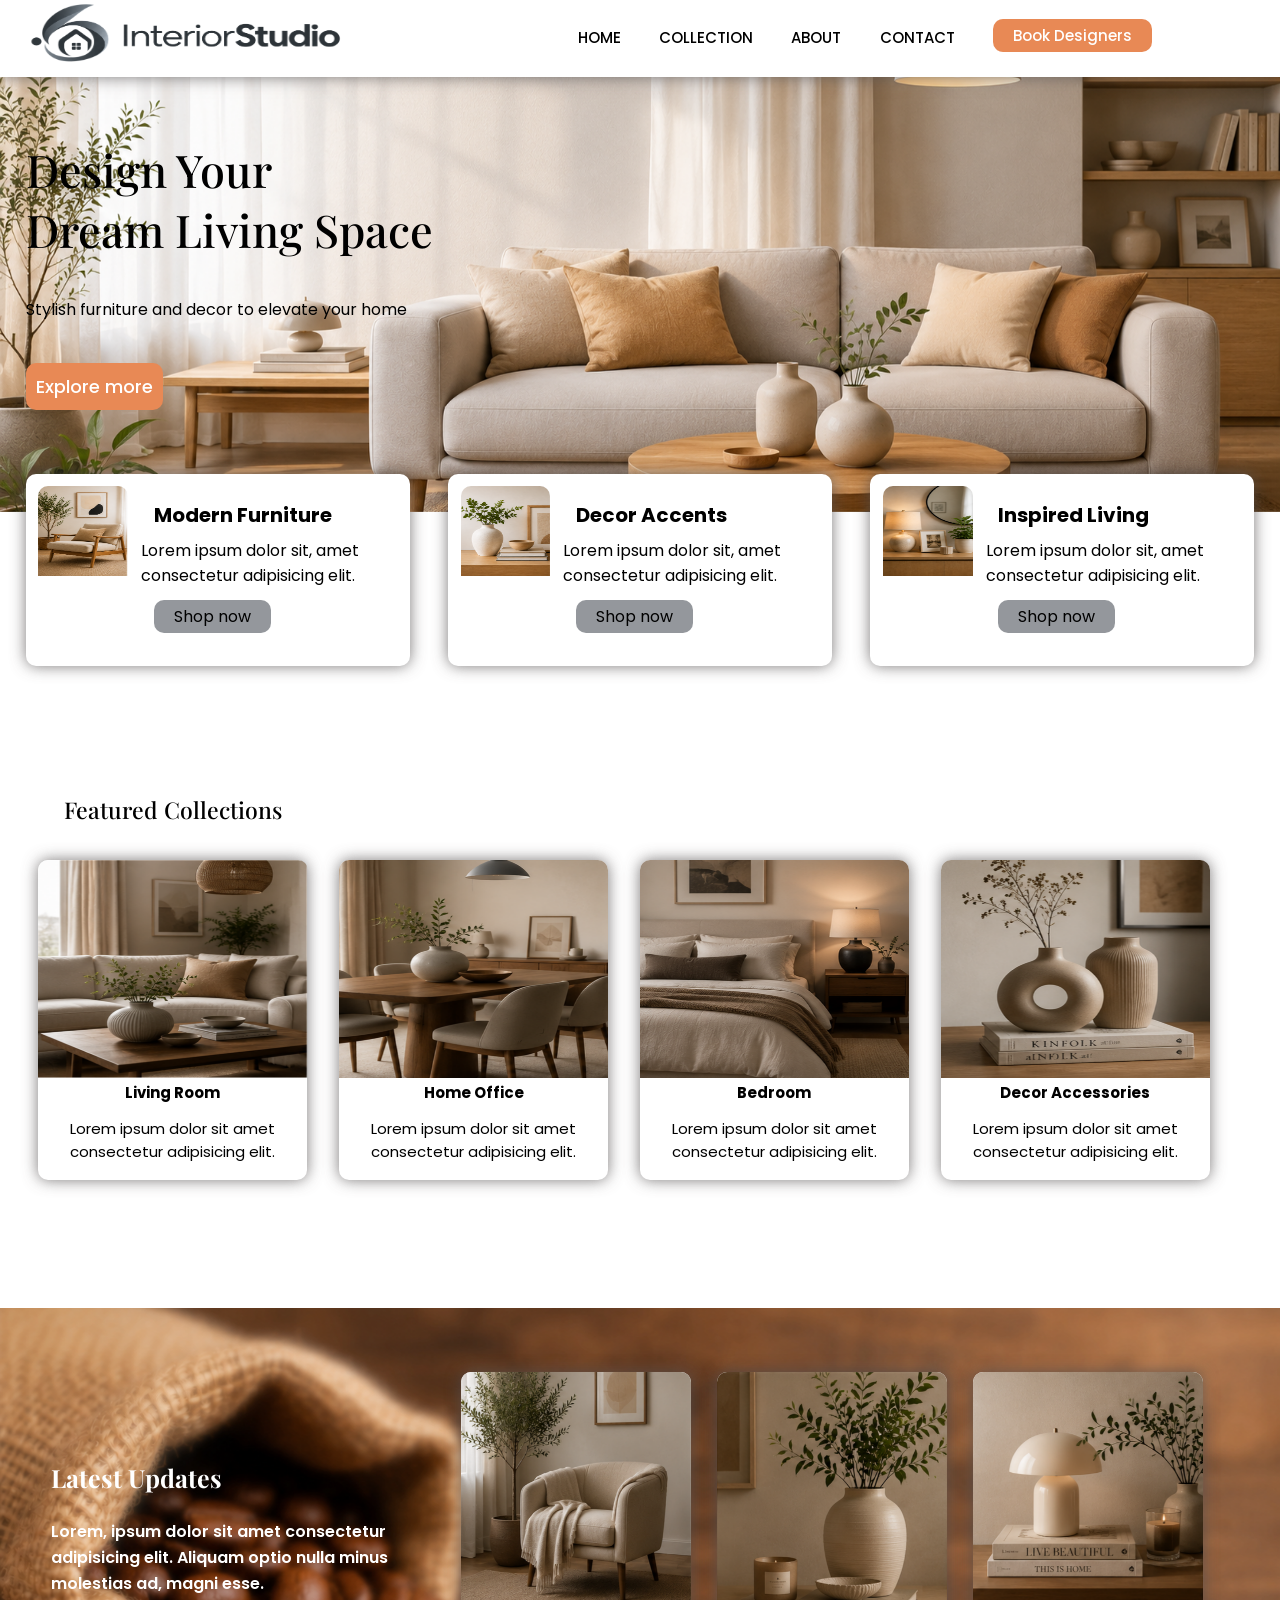
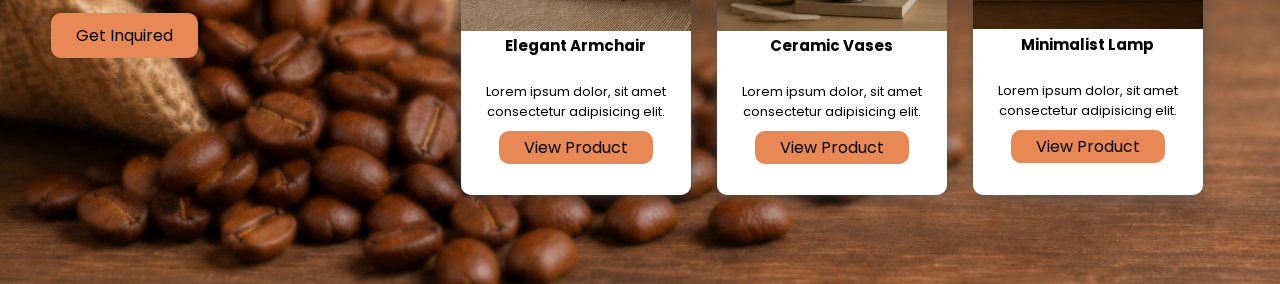
<file: index.html>
<!DOCTYPE html>
<html lang="en">
<head>
    <meta charset="UTF-8">
    <meta name="viewport" content="width=device-width, initial-scale=1.0">
    <title> Interior Decoration </title>
    <link rel="stylesheet" href="form.html">
    <link rel="stylesheet" href="inquiry.html">
    <link rel="stylesheet" href="style.css">
    <link href="https://fonts.googleapis.com/css2?family=Playfair+Display:wght@400;500;600&family=Poppins:wght@400;500;600&display=swap" rel="stylesheet">
    <link href='https://unpkg.com/boxicons@2.1.4/css/boxicons.min.css' rel='stylesheet'>
    <link rel="icon" href="./images/favicon.ico">
    <link rel="apple-touch-icon" sizes="180x180" href="./images/apple-touch-icon.png">

</head>
<body>
    <section>
        <div id="nav">
           <img src="./images/logo.png" alt="logo"  id="logo">

           <input type="checkbox" id="menu">

           <label for="menu" class="hamburger">
             <i class='bx bx-menu'></i>
           </label>
         <nav>
            <ul>
                <a href="./index.html" > HOME </a>
                <a href="#feat" > COLLECTION </a>
                <a href="#grid" > ABOUT </a>
                <a href="./inquiry.html"> CONTACT </a>
                <a href="form.html"  id="book"> Book Designers </a> 
            </ul>
         </nav>        
        </div>        
    </section>
    <section id="home">
        <div id="body1">
            <h2 id="h2"> Design Your <br> Dream Living Space </h2>
            <p> Stylish furniture and decor to elevate your home</p>
            <a href="#feat"> Explore more </a>
        </div>
    </section>
    <section>
        <div id="grid">
            <div id= "jpg">
                <div id="jpeg">
                    <img src="./images/Chair.png" alt="decor" id="png">
                    <h4> Modern Furniture </h4>
                </div> 
                <p id="lorem"> Lorem ipsum dolor sit, amet consectetur adipisicing elit. </p> 
                <a href="https://jiji.ng/lagos-island-west/decor-accessories/wooden-drop-light-with-vintage-rope-6gkgpkkJwwXMMeSc9kRKyPcZ.html?page=1&pos=15&cur_pos=15&ads_per_page=24&ads_count=139&lid=EMcAALQ32-5ebAb-&indexPosition=14" target="_blank" id="but"> Shop now </a>
            </div>

            <div id="jpg">
                <div id="jpeg">
                    <img src="./images/vase.png" alt="decor" id="png">
                    <h4> Decor Accents </h4>
                    </div>
                    <p id="lorem"> Lorem ipsum dolor sit, amet consectetur adipisicing elit. </p>            
                <a href="https://jiji.ng/ikeja/decor-accessories/modern-canvas-wall-art-beautiful-home-decor-1sD0MYKmsRd5yQ6HInTBnFHr.html?page=1&pos=2&cur_pos=2&ads_per_page=15&ads_count=11697&lid=fa2mbYoJpj64fEYe&indexPosition=1" target="_blank"    id="but"> Shop now </a>
            </div>

            <div id="jpg"> 
                <div id="jpeg">
                    <img src="./images/plants.png" alt="decor" id="png">
                    <h4> Inspired Living </h4>
                    </div>
                    <p id="lorem"> Lorem ipsum dolor sit, amet consectetur adipisicing elit. </p>      
                <a href="https://jiji.ng/ikeja/furniture/corner-unit-interior-sofa-chair-aROej3LGqKLMvdeRPHqKh63m.html?page=1&pos=3&cur_pos=3&ads_per_page=17&ads_count=14649&lid=bKby_aj5P8jd2pLX&indexPosition=2" target="_blank"     id="but"> Shop now </a>
            </div>
        </div>
    </section>
    <section>
        <h3 id="feat"> Featured Collections </h3>
        <div id="red"> 
            <div id="read">
                <img src="./images/room.png" alt="living room" id="elit1">
                <p> Living Room </p>
                <p> Lorem ipsum dolor sit amet consectetur adipisicing elit.</p>
            </div> 

             <div id="read">
                <img src="./images/home office.png" alt="living room" id="elit">
                <p> Home Office </p>
                <p> Lorem ipsum dolor sit amet consectetur adipisicing elit.</p>
            </div> 

             <div id="read">
                <img src="./images/bedroom.png" alt="living room" id="elit">
                <p> Bedroom </p>
                <p> Lorem ipsum dolor sit amet consectetur adipisicing elit.</p>
            </div> 

             <div id="read">
                <img src="./images/decor.png" alt="living room" id="elit">
                <p > Decor Accessories </p>
                <p> Lorem ipsum dolor sit amet consectetur adipisicing elit.</p>
            </div> 
        </div>
    </section>
    <section id="con">
        <div id="foot">
            <div id="last">
            <h3 id="update"> Latest Updates </h3>
            <p> Lorem, ipsum dolor sit amet consectetur adipisicing elit. Aliquam optio nulla minus molestias ad, magni esse.</p>
            <a href="inquiry.html"    id="ty"> Get Inquired </a>
            </div>
            <div id="alt">
                <img src="./images/armchair.png" alt="decor">
                <h5 id="h5"> Elegant Armchair </h5>
                <p> Lorem ipsum dolor, sit amet consectetur adipisicing elit. </p> 
                <a href="https://jiji.ng/osogbo/furniture/pair-of-mid-century-grey-fabric-armchairs-with-wood-legs-9VX0QtDV8iJhm86tqRfQ0b3N.html?page=2&pos=2&cur_pos=2&ads_per_page=20&ads_count=84&lid=bnsPA1ikyGwkrfsb&indexPosition=15" target="_blank"   id="ton"> View Product </a>
            </div>
            <div id="alt">
                <img src="./images/ceramic vases.png" alt="decor">
                <h5 id="h5"> Ceramic Vases  </h5 >
                <p> Lorem ipsum dolor, sit amet consectetur adipisicing elit. </p> 
                <a href="https://jiji.ng/lagos-island-west/decor-accessories/2-piece-interlocking-gold-ceramic-vase-set-modern-statement-decor-8J7dmOqchRysHI13BXAO4azq.html?page=2&pos=7&cur_pos=7&ads_per_page=17&ads_count=115&lid=dJUD3ajDsL2cki-t&indexPosition=28"  target="_blank"  id="ton"> View Product </a>
            </div>
            <div id="alt">
                <img src="./images/lamp.png" alt="decor">
                <h5 id="h5"> Minimalist Lamp </h5>
                <p> Lorem ipsum dolor, sit amet consectetur adipisicing elit. </p>
                <a href="https://jiji.ng/lagos-island-west/decor-accessories/table-lamp-BLXFJrM8Fg62DylvBQ0lwNuQ.html?page=1&pos=1&cur_pos=1&ads_per_page=1&ads_count=1&lid=b0rAbeQUrqByc5Tn&indexPosition=0" target="_blank"    id="ton"> View Product </a>
            </div>
        </div>
    </section>
</body>
</html>
</file>
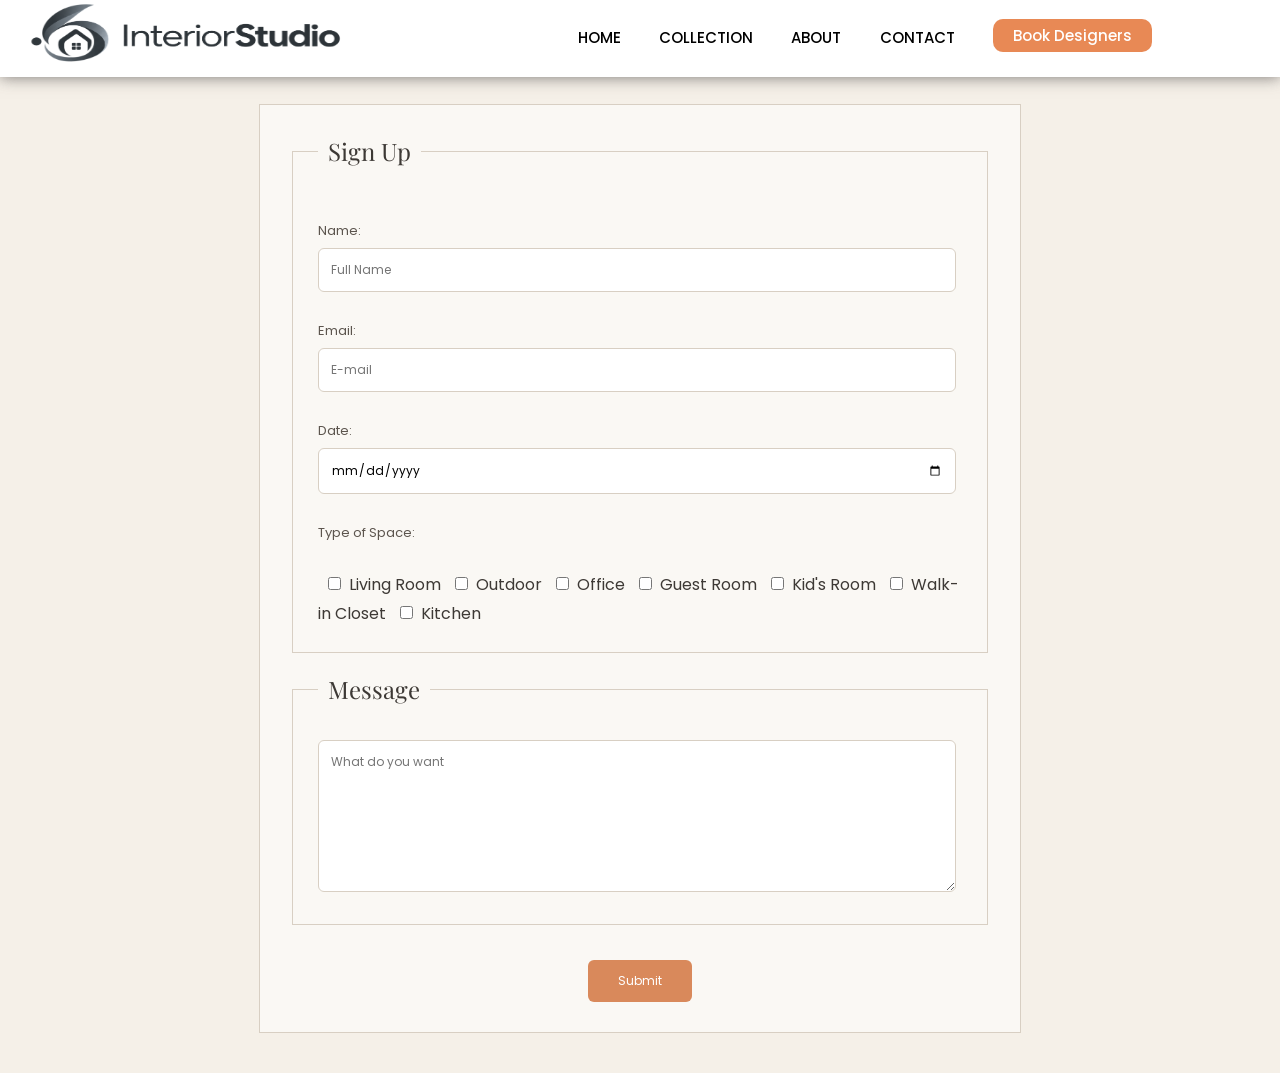
<file: form.html>
<!DOCTYPE html>
<html lang="en">
<head>
    <meta charset="UTF-8">
    <meta name="viewport" content="width=device-width, initial-scale=1.0">
    <title> Book Designer</title>
    <link rel="stylesheet" href="style.css">
    <link rel="stylesheet" href="sheet.css">
    <link href='https://unpkg.com/boxicons@2.1.4/css/boxicons.min.css' rel='stylesheet'>
    <link rel="icon" href="./images/favicon.ico">
    
</head>
<body>
  <section>
        <div id="nav">
           <img src="./images/logo.png" alt="logo"  id="logo">

           <input type="checkbox" id="menu">

           <label for="menu" class="hamburger">
             <i class='bx bx-menu'></i>
           </label>
         <nav>
            <ul>
                <a href="./index.html" > HOME </a>
                <a href="./index.html#feat"> COLLECTION</a>
                <a href="./index.html#grid" > ABOUT </a>
                <a href="./inquiry.html"> CONTACT </a>
                <a href="form.html"  id="book"> Book Designers </a> 
            </ul>
         </nav>        
        </div>        
    </section>
    <form action="mailto:chinazaekperechukwu47@gmail.com" method="post">
        <fieldset class="sign3">
      <fieldset class="sign">
        <legend >Sign Up</legend><br> 
        <label for="Text"> Name:</label>
        <input type="text" id="Text" name="name" placeholder="Full Name" required class="text"/><br />
        <br />
        <label for="Email"> Email: </label>
        <input type="email" id="Email" name="email" placeholder="E-mail" required class="mail"/><br />
        <br />
        <label for="date"> Date: </label>
        <input type="date" id="date" name="date" required><br> <br>
        <label for="space"> Type of Space: </label><br> <br>
        <input type="checkbox" name="space" value="living-room">
        Living Room
        <input type="checkbox" name="space" value="outdoor">
        Outdoor
        <input type="checkbox" name="space" value="office">
        Office
        <input type="checkbox" name="space" value="guest-room">
        Guest Room
        <input type="checkbox" name="space" value="kids-room">
        Kid's Room
        <input type="checkbox" name="space" value="walk-in-closet">
        Walk-in Closet
        <input type="checkbox" name="space" value="kitchen">
        Kitchen
      </fieldset>
      <fieldset class="sign2">  
        <legend> Message </legend>
        <label for="message"></label> 
        <textarea id="message" name="message" rows="7" cols="70" placeholder="What do you want"></textarea> <br> 
      </fieldset> <br>
       <button type="submit">Submit</button>
      </fieldset>
        
    </form>
    
</body>
</html>
</file>
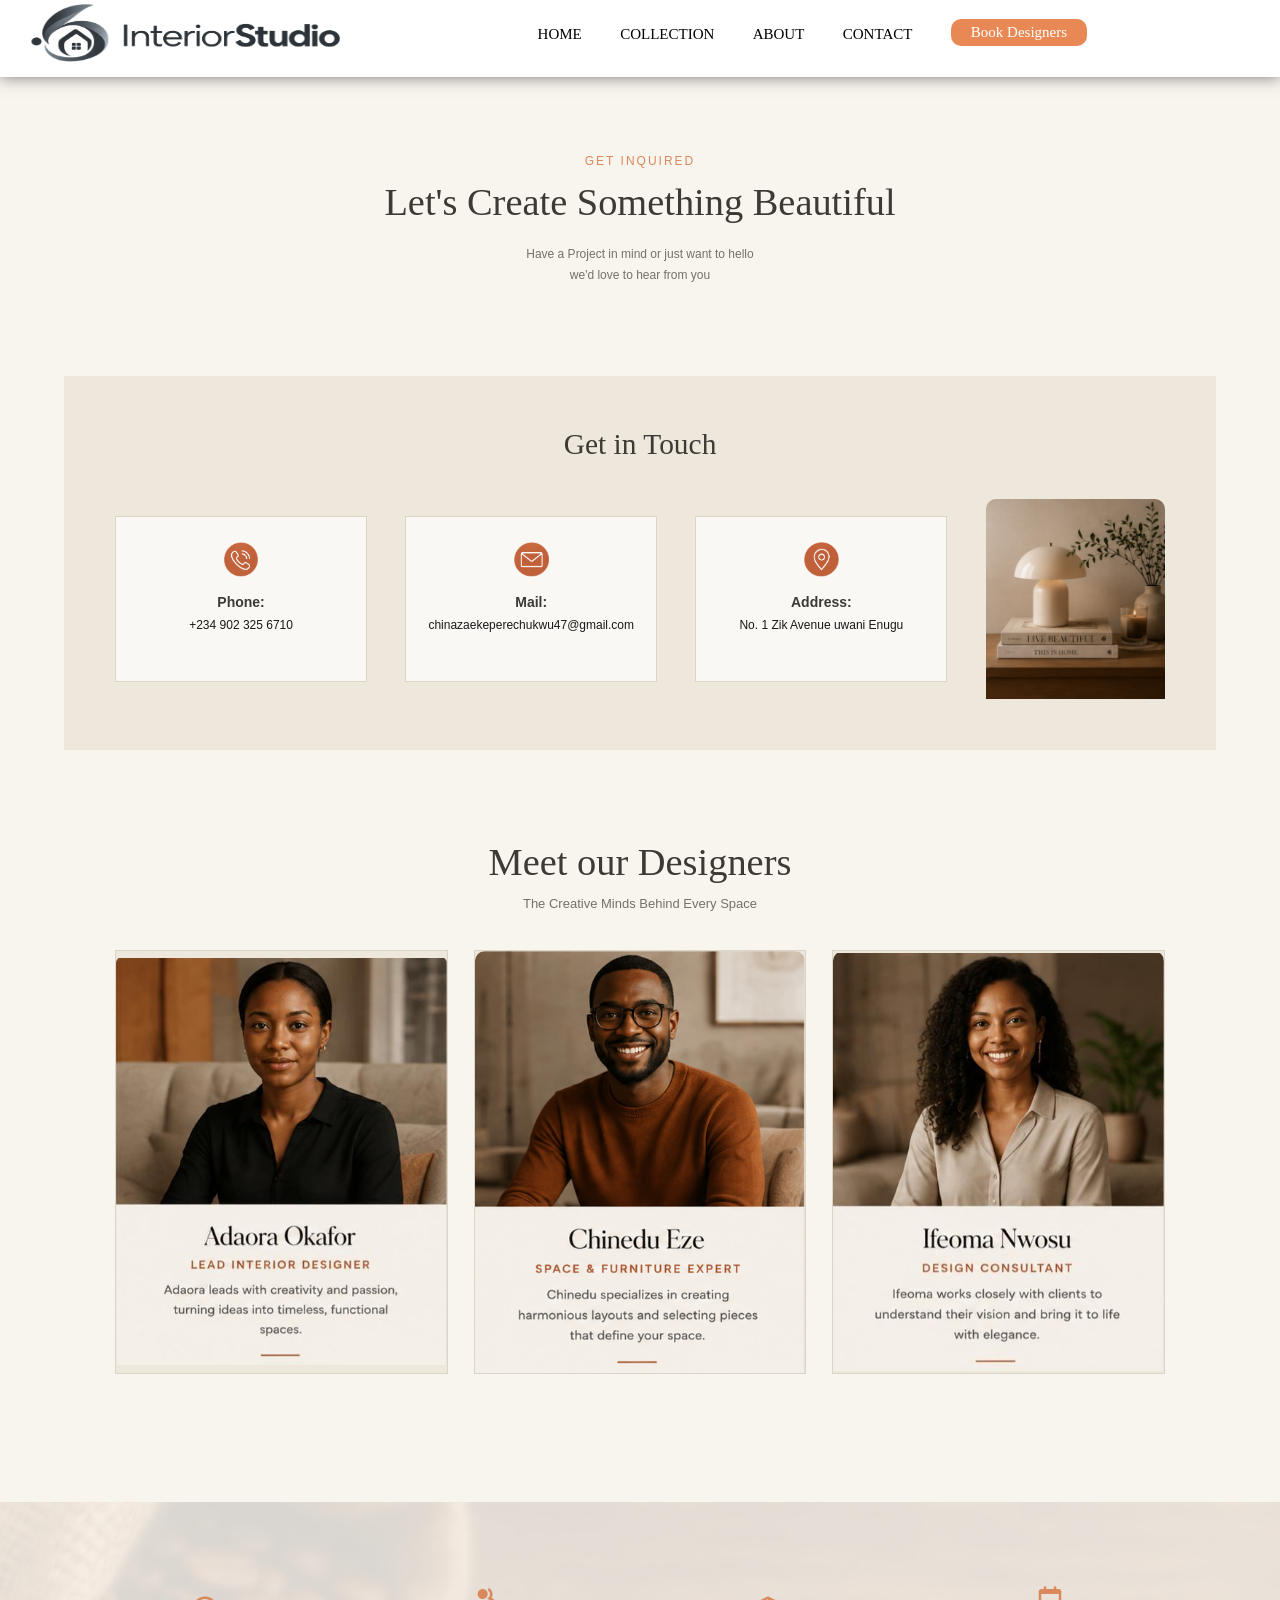
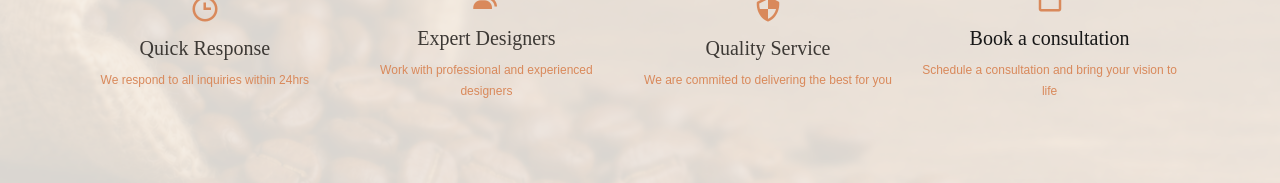
<file: inquiry.html>
<!DOCTYPE html>
<html lang="en">
<head>
    <meta charset="UTF-8">
    <meta name="viewport" content="width=device-width, initial-scale=1.0">
    <title> Get Inquiry </title>
    <link rel="stylesheet" href="style.css">
    <link rel="stylesheet" href="stylesheet.css">
    <link href='https://unpkg.com/boxicons@2.1.4/css/boxicons.min.css' rel='stylesheet'>
    <link rel="icon" href="./images/favicon.ico">
    <link rel="apple-touch-icon" sizes="180x180" href="./images/apple-touch-icon.png">
</head>
<body>
    <section>
    <div id="nav">
        <img src="./images/logo.png" alt="logo" id="logo">
        <input type="checkbox" id="menu">
        <label for="menu" class="hamburger">
            <i class='bx bx-menu'></i>
        </label>
        <nav>
            <ul>
                <a href="./index.html">HOME</a>
                <a href="./index.html#feat">COLLECTION</a>
                <a href="./index.html#grid">ABOUT</a>
                <a href="./inquiry.html">CONTACT</a>
                <a href="form.html" id="book">Book Designers</a>
            </ul>
        </nav>
    </div>
</section>

    <div id="head1">
        <p> Get Inquired </p>
        <p> Let's Create Something Beautiful </p>
        <p> Have a Project in mind or just want to hello <br> we'd love to hear from you</p>
    </div>
    <section id="get">
        <p> Get in Touch </p>
        <div id="get2">
        <div id="get3">
            <img src="./images/phone.png" alt="">
            <p> Phone: </p>
            <p> +234 902 325 6710 </p>
        </div>
        <div id="get3">
            <img src="./images/Mail.png" alt="">
            <p> Mail: </p>
            <p> chinazaekeperechukwu47@gmail.com </p>
        </div>
        <div id="get3"> 
            <img src="./images/location.png" alt="">
            <p> Address: </p>
            <p> No. 1 Zik Avenue uwani Enugu </p>
        </div>
        <img src="./images/lamp.png" alt="">
        </div>
    </section>
    <section id="second">
        <p> Meet our Designers  </p>
        <p> The Creative Minds Behind Every Space </p>
        <div id="s2">
            <div id="s3">
                <img src="./images/lead.jpg" alt="">
            </div>
            <div id="s3">
                <img src="./images/space.png" alt="">
            </div>
            <div id="s3">
                <img src="./images/design.jpg" alt="">
            </div>
        </div>
    </section>
    <section>
        <div id="foot">
            <div id="foot2">
                <i class='bx bx-time'></i> 
                <p> Quick Response </p>
                <p> We respond to all inquiries within 24hrs </p>
            </div>
            <div id="foot2">
                 <i class='bx bxs-group'></i>
                <p> Expert Designers </p>
                <p> Work with professional and experienced designers </p>
            </div>
            <div id="foot2">
                <i class='bx bx-shield-quarter'></i>
                <p> Quality Service </p>
                <p> We are commited to delivering the best for you </p>
            </div>
            <div id="foot2">
                 <i class='bx bx-calendar-alt'></i> 
               <p> <a href="form.html" id="fom"> Book a consultation </a> </p>
                <p> Schedule a consultation and bring your vision to life </p>                        
            </div>
        </div>
    </section>
    
</body>
</html>
</file>
<file: style.css>
html{
    scroll-behavior: smooth;
}
body{
    margin: 0;
    padding: 0;
}

#menu {
    display: none;
}

.hamburger {
    display: none;
}

#nav{
    background-color: white;
    display: flex;
    width: 100vw;
    height: 6vw;
    position: fixed;
    top: 0;
    left: 0;
    z-index: 1000;
    box-shadow: 0px 0px 15px rgba(84, 80, 80, 0.765);
}

#logo{
    width: 25vw;
    height: 5vw;
    margin-left: 2vw;
}

nav ul{
    display: flex;
    list-style: none;
    gap: 3vw ;
    margin-left: 15vw ;
    margin-top: 2vw;
}

nav ul a{
    font-family: poppins;
    color: black;
    font-size: 15px;
    font-weight: 500;
    text-decoration: none;
    transform: ease;
}

nav ul a:active{
    color:  #E88955 ;
     
}

#book{
    background-color: #E88955;
    color: white;
    border: none;
    border-radius: 10px;
    padding: 5px 20px;
    text-decoration: none;
    display: block;
    margin-top: -0.5vw;
    color:white ;
    cursor: pointer;
    transition: 0.3s ease;
}

#book:hover{
    background-color: #94979c;
    transform: translateY(-2px);
}

#body1{
    background-image: url("./images/first.png");
    background-repeat: no-repeat;
    background-position: center;
    background-size: cover;
    height: 40vw;
    justify-content: center;
    align-content: center;
    animation:slideLeft 0.8s ease-out forwards ;
}

#h2{
    font-family: playfair Display;
    font-size: 45px;
    font-weight: 500;
    margin-left: 2vw;
    animation: slideLeft 0.8s ease-out 0.2s forwards;
    
}

#body1 p{
    font-family: poppins;
    font-size: 16px;
    font-weight: 400;
    margin-left: 2vw;
    animation: slideLeft 0.8s ease-out 0.4s forwards;
}

#body1 a{
    font-family: poppins;
    font-size: 18px;
    font-weight: 500;
    margin-left: 2vw;
    display: inline-block;
    margin-top: 2vw;
    background-color: #E88955;
    color: white;
    border: none;
    border-radius: 10px;
    padding: 10px 10px;
    text-decoration: none;
    animation: slideLeft 0.8s ease-out 0.8s forwards;
    cursor: pointer;
    transition: 0.3s ease;
}

#body1 a:hover{
    background-color: #94979c;
    transform: translateY(-2px);
}

@keyframes slideLeft {
    from {
        transform: translateX(-80px);
        opacity: 0;
    }

    to {
        transform: translateX(0);
        opacity: 1;
    }
}

#grid{
    display: flex;
    gap: 1vw;
}

#jpg{
    height: 15vw;
    width: 30vw;
    margin-left: 2vw;
    margin-top: -3vw;
    background-color: white;
    box-shadow: 0px 0px 15px rgba(84, 80, 80, 0.765);
    border-radius: 10px;
    z-index: 100;
}

#jpg:hover{
    transform: translateY(-5px) scale(1.05);
}

#jpeg{
    display: flex;
    font-family: poppins;
    font-size: 20px;
    font-weight: bold;
    
}


#jpeg h4{
    margin-left: 2vw;
}
#png{
    width: 7vw;
    height: 7vw;
    margin-left: 1vw;
    margin-top: 1vw;
    
}

#lorem{
    margin-left: 9vw;
    margin-top: -3vw;
    font-family: poppins;
}

#but{
    font-family: poppins;
    padding: 5px 20px;
    margin-left: 10vw;
    background-color: #94979c;
    border: none;
    border-radius: 10px;
    text-decoration: none;
    color: black;
    cursor: pointer;
    transition: 0.3s ease;
}

#but:hover{
    background-color: #E88955;
    transform: translateY(-2px);
}

#feat{
    margin-top: 10vw;
    margin-left: 5vw;
    font-family: playfair display;
    font-size: 23px;
    font-weight: 500;
}

#red{
    display: flex;
    gap: 2.5vw;
    margin-left: 3vw;
}

#read{
    border-radius: 10px;
    background-color: white;
    box-shadow: 0px 0px 15px rgba(84, 80, 80, 0.765);
    width: 21vw ;
    height: 25vw;
    margin-top: 1vw;
}

#read:hover{
    transform: translateY(-5px) scale(1.1);
    /* border: 1.5px solid #E88955; */
}

#read p:first-of-type{
    font-family: poppins;
    font-size: 15px;
    font-weight: bold;
    margin-top: -0.1vw;
    text-align: center;
}

#read p{
    font-family: poppins;
    font-size: 15px;
    font-weight: 400;
    margin-top: -0.1vw;
    text-align: center;

}

#elit1{
    width: 21.1vw;
    height: 17vw;
    border-radius: 10px 10px 0px 0px;
}

#elit{
    width: 21vw;
    height: 17vw;
    border-radius: 10px 10px 0px 0px;
}

#foot{
    background-image: url("./images/coffee.png");
    background-size: cover;
    background-position: center;
    background-repeat: no-repeat;
    height: 45vw;
    display: flex;
    margin-top: 10vw ;
}

img{
    width: 18vw;
    border-radius:10px 10px 0px 0px ;
}

#last{
    /* border: 2px solid red; */
    width: 30vw;
    height: 20vw;
    margin-left: 4vw;
    margin-top: 10vw;
}

#update{
    font-family: playfair Display;
    font-size: 25px;
    font-weight: bold;
    color: white;
}

#last p{
    font-family: poppins;
    font-size: 16px;
    font-weight: 600;
    color: white;
    line-height: 2vw;
}

#ty{
    padding: 10px 25px;
    background-color: #E88955;
    border: none;
    border-radius: 10px;
    font-family: poppins; 
    display: inline-block;
    margin-top: 0.05vw;
    text-decoration: none;
    color: black;
    cursor: pointer;
    transition: 0.3s ease;
}
#ty:active{
    background-color: #94979c;
    transform: translateY(-2px);
}

#alt{
    background-color: white;
    border-radius: 10px;
    height: 33vw;
    width: 18vw;
    margin-left: 2vw;
    margin-top: 5vw;
    text-align: center;
    box-shadow: 0px 0px 15px rgba(84, 80, 80, 0.765) ;
    transition: 0.3s ease;
    
}

#alt:hover{
    transform: translateY(-10px);
}

#alt p{
    font-family: poppins;
    font-size: 13px;
}

#ton{
    padding: 5px 25px;
    background-color: #E88955;
    border: none;
    border-radius: 10px;
    font-family: poppins;
    text-decoration: none;
    color: black;
    cursor: pointer;
    transition: 0.3s ease;
}

#ton:hover{
    background-color: #94979c;
     transform: translateY(-2px);
}

#h5{
    font-family: poppins;
    font-size: 15px;
    font-weight: bold;
    margin-top:  -0.5px;
}

@media screen and (max-width: 1024px) and (min-width: 768px) {

    #nav {
        height: 8vw;
    }

    #logo {
        width: 28vw;
        height: 6vw;
    }


    nav ul {
        gap: 2vw;
        margin-left: 7vw;
        margin-top: 2.5vw;
    }

    nav ul a {
        font-size: 13px;
    }

    #book {
        padding: 5px 15px;
    }

    #body1 {
        height: 55vw;
    }

    #h2 {
        font-size: 40px;
    }

    #body1 p {
        font-size: 14px;
    }

    #body1 a {
        font-size: 15px;
    }

    #grid {
        gap: 2vw;
        flex-wrap: wrap;
        justify-content: center;
    }

    #jpg {
        width: 28vw;
        height: 18vw;
        margin-left: 0;
    }

    #png {
        width: 6vw;
        height: 6vw;
    }

    #jpeg {
        font-size: 16px;
    }

    #lorem {
        font-size: 11px;
        margin-left: 8vw;
    }

    #but {
        margin-left: 8vw;
    }

    #feat {
        margin-top: 12vw;
        font-size: 22px;
    }

    #red {
        gap: 2vw;
        flex-wrap: wrap;
        justify-content: center;
        margin-left: 0;
    }

    #read {
        width: 28vw;
        height: 32vw;
    }

    #elit1,
    #elit {
        width: 100%;
        height: 21vw;
    }

    #read p {
        font-size: 12px;
    }

    #foot {
        height: 60vw;
        flex-wrap: wrap;
    }

    #last {
        width: 35vw;
        height: auto;
        margin-left: 5vw;
        margin-top: 10vw;
    }

    #update {
        font-size: 23px;
    }

    #last p {
        font-size: 13px;
        line-height: 2.5vw;
    }

    #alt {
        width: 20vw;
        height: 38vw;
        margin-top: 7vw;
    }

    #alt p {
        font-size: 11px;
    }
}

@media screen and (max-width: 767px) {
 body {
    margin: 0;
    padding: 0;
}

#nav {
    height: 16vw;
    display: flex;
    align-items: center;
    justify-content: space-between;
    padding: 0 5vw;
}

#logo {
    width: 40vw;
    height: auto;
    margin-left: 0;
}

#menu {
    display: none;
}

.hamburger {
    display: block;
    font-size: 40px;
    color: #3d3935;
    cursor: pointer;
    z-index: 1301;
    margin-right: 7vw;
    margin-top: 3vw;
}

nav {
    position: absolute;
    top: 16vw;
    left: 0;
    width: 100%;
    background-color: white;
    display: none;
}

nav ul {
    display: flex;
    flex-direction: column;
    width: 100%;
    gap: 0;
    margin: 0;
    padding: 0;
}

nav ul a {
    font-size: 13px;
    width: 100%;
    padding: 5vw 0;
    text-align: center;
}

#menu:checked ~ nav {
    display: block;
}

#book {
    display: block;
    width: auto;
    margin: 0;
    border-radius: 0;
    padding: 5vw 0;
}

    #body1 {
        height: 100vw;
        margin-top: 16vw;
        background-position: center;
    }

    #h2 {
        font-size: 32px;
        margin-left: 5vw;
    }

    #body1 p {
        font-size: 12px;
        color: white;
        margin-left: 5vw;
        margin-right: 5vw;
    }

    #body1 a {
        font-size: 13px;
        margin-left: 5vw;
        padding: 8px 12px;
        display: inline-block;
        margin-top: 2vw;
    }
   
    #grid {
        display: flex;
        flex-direction: column;
        align-items: center;
        gap: 5vw;
    }

    #jpg {
        width: 80vw;
        height: 35vw;
        margin-left: 0;
        margin-top: 5vw;
    }

    #png {
        width: 15vw;
        height: 15vw;
        margin-left: 4vw;
        margin-top: 6vw;
    }

    #jpeg {
        font-size: 16px;
    }

    #jpeg h4 {
        margin-left: 4vw;
    }

    #lorem {
        font-size: 10px;
        margin-left: 23vw;
        margin-top: -6vw;
    }

    #but {
        font-size: 10px;
        margin-left: 23vw;
        padding: 5px 15px;
        display: inline-block;
        margin-top: 1vw;
    }

    #feat {
        margin-top: 15vw;
        margin-left: 5vw;
        font-size: 22px;
    }

    #red {
        flex-direction: column;
        align-items: center;
        gap: 7vw;
        margin-left: 0;
    }

    #read {
        width: 75vw;
        height: 85vw;
    }

    #elit1,
    #elit {
        width: 100%;
        height: 60vw;
    }

    #read p:first-of-type {
        font-size: 14px;
        margin-top: 3vw;
    }

    #read p {
        font-size: 11px;
    }

    #foot {
        height: auto;
        min-height: 150vw;

        display: flex;
        flex-direction: column;
        align-items: center;

        padding-top: 10vw;
    }

    #last {
        width: 80vw;
        height: auto;

        margin-left: 0;
        margin-top: 5vw;

        text-align: center;
    }

    #update {
        font-size: 24px;
    }

    #last p {
        font-size: 12px;
        line-height: 6vw;
    }

    #ty {
        font-size: 11px;
    }

    #alt {
        width: 65vw;
        height: 85vw;
        margin-left: 0;
        margin-top: 5vw;
    }

    #alt img{
        width:100%;
        height: 50vw;
    }

    #alt p {
        font-size: 11px;
    }

    #ton {
        font-size: 11px;
        margin-top: 2vw;
    }

    #h5 {
        font-size: 13px;
    }
    

}
</file>
<file: sheet.css>
@import url('https://fonts.googleapis.com/css2?family=Playfair+Display:wght@400;500;600&family=Poppins:wght@400;500;600&display=swap');

form {
    background-color: #f5f0e8;
    padding: 40px;
    font-family: 'Poppins', sans-serif;
    color: #3d3935;
}

.sign3 {
    max-width: 700px;
    margin: auto;
    border: 1px solid #d8cfc3;
    padding: 30px;
    background-color: #faf8f4;
    margin-top: 5vw;
}

.sign {
    border: 1px solid #d8cfc3;
    padding: 25px;
}

.sign2 {
    border: 1px solid #d8cfc3;
    padding: 25px;
    margin-top: 20px;
}

legend {
    font-family: 'Playfair Display', serif;
    font-size: 24px;
    color: #3d3935;
    padding: 0 10px;
}

label {
    font-size: 13px;
    color: #5c554e;
}

.text,
.mail,
input[type="date"] {
    width: 95%;
    padding: 12px;
    margin-top: 6px;
    border: 1px solid #d8cfc3;
    border-radius: 6px;
    background-color: white;
    font-family: 'Poppins', sans-serif;
    font-size: 12px;
    outline: none;
}

textarea {
    width: 95%;
    padding: 12px;
    margin-top: 10px;
    border: 1px solid #d8cfc3;
    border-radius: 6px;
    resize: vertical;
    font-family: 'Poppins', sans-serif;
    font-size: 12px;
    outline: none;
}

.text:focus,
.mail:focus,
input[type="date"]:focus,
textarea:focus {
    border-color: #d9895b;
}

input[type="checkbox"] {
    accent-color: #d9895b;
    margin: 8px 4px 8px 10px;
}

button {
    display: block;
    margin: 10px auto 0;
    padding: 12px 30px;
    border: none;
    border-radius: 6px;
    background-color: #d9895b;
    color: white;
    font-family: 'Poppins', sans-serif;
    font-size: 12px;
    cursor: pointer;
    transition: 0.3s ease;
}

button:hover {
    background-color: #bd7048;
    transform: translateY(-2px);
}

@media screen and (min-width: 768px) and (max-width: 1024px) {

    form {
        padding: 30px;
    }

    .sign3 {
        max-width: 600px;
        padding: 25px;
        margin-top: 5vw;
    }

    .sign,
    .sign2 {
        padding: 20px;
    }

    legend {
        font-size: 22px;
    }

    label {
        font-size: 13px;
    }

    .text,
    .mail,
    input[type="date"] {
        width: 94%;
        padding: 11px;
    }

    textarea {
        width: 94%;
        padding: 11px;
    }

    button {
        padding: 11px 28px;
    }
}

@media screen and (max-width: 767px) {

    form {
        padding: 15px;
    }

    .sign3 {
        width: auto;
        max-width: 100%;
        padding: 15px;
        margin-top: 25vw;
    }

    .sign,
    .sign2 {
        padding: 15px;
    }

    .sign2 {
        margin-top: 15px;
    }

    legend {
        font-size: 19px;
        padding: 0 6px;
    }

    label {
        font-size: 12px;
    }

    .text,
    .mail,
    input[type="date"] {
        width: 90%;
        padding: 10px;
        font-size: 11px;
    }

    textarea {
        width: 90%;
        padding: 10px;
        font-size: 11px;
    }

    input[type="checkbox"] {
        margin: 7px 3px 7px 5px;
    }

    button {
        padding: 11px 25px;
        font-size: 11px;
    }
}
</file>
<file: stylesheet.css>
* {
    margin: 0;
    padding: 0;
    box-sizing: border-box;
}

body {
    background-color: #f8f4ee;
    color: #3d3935;
    font-family: 'Poppins', sans-serif;
}

#head1 {
    text-align: center;
    padding: 7vw 5vw 5vw;
    margin-top: 5vw;
}

#head1 p:first-child {
    color: #d9895b;
    font-size: 12px;
    letter-spacing: 2px;
    text-transform: uppercase;
    margin-bottom: 1vw;
}

#head1 p:nth-child(2) {
    font-family: 'Playfair Display', serif;
    font-size: 3vw;
    font-weight: 500;
    color: #3d3935;
    margin-bottom: 1.5vw;
}

#head1 p:nth-child(3) {
    max-width: 550px;
    margin: auto;
    font-size: 12px;
    line-height: 1.8;
    color: #77706a;
}

#get {
    width: 90vw;
    margin: 2vw auto 7vw;
    padding: 4vw;
    background-color: #eee7dc;
}

#get > p {
    text-align: center;
    font-family: 'Playfair Display', serif;
    font-size: 2.3vw;
    color: #3d3935;
    margin-bottom: 3vw;
}

#get2 {
    display: flex;
    align-items: center;
    justify-content: space-between;
    gap: 3vw;
}

#get3 {
    width: 20vw;
    min-height: 13vw;
    padding: 2vw 1.5vw;
    background-color: #faf8f4;
    text-align: center;
    border: 1px solid #ddd4c8;
    transition: 0.3s ease;
}

#get3:hover {
    transform: translateY(-6px);
    box-shadow: 0 10px 25px rgba(61, 57, 53, 0.10);
}

#get3 img {
    width: 35px;
    height: 35px;
    object-fit: contain;
    margin-bottom: 1vw;
}

#get3 p:nth-child(2) {
    font-size: 14px;
    font-weight: 600;
    color: #3d3935;
    margin-bottom: 0.6vw;
}

#get3 p:nth-child(3) {
    font-size: 12px;
    color: #181818;
}

#get2 > img {
    width: 14vw;
}

#second {
    width: 90vw;
    margin: 0 auto 7vw;
    text-align: center;
}

#second > p:first-child {
    font-family: 'Playfair Display', serif;
    font-size: 3vw;
    color: #3d3935;
    margin-bottom: 1vw;
}

#second > p:nth-child(2) {
    font-size: 13px;
    color: #77706a;
    margin-bottom: 3vw;
}

#s2 {
    display: flex;
    justify-content: center;
    gap: 2vw;
}

#s3 {
    width: 26vw;
    height: auto;
    overflow: hidden;
    background-color: #eee7dc;
    border: 1px solid #ddd4c8;
    transition: 0.4s ease;
}

#s3:hover {
    transform: translateY(-8px);
    box-shadow: 0 12px 30px rgba(61, 57, 53, 0.15);
}

#s3 img {
    width: 100%;
    height: 100%;
    object-fit: contain;
    display: block;
    transition: 0.5s ease;
}

#s3:hover img {
    transform: scale(1.04);
}

#foot {
    position: relative;
    height: 22vw;
    padding: 4vw 6vw;
    display: flex;
    align-items: center;
    gap: 2vw;
    background-image: url("./images/coffee.png");
    background-size: cover;
    background-position: center;
}

#foot::before {
    content: "";
    position: absolute;
    inset: 0;
    background: rgba(248, 244, 238, 0.88);
}

#foot2,
#foot > div {
    position: relative;
    width: 20vw;
    text-align: center;
}

#foot2 i {
    font-size: 30px;
    color: #d9895b;
    margin-bottom: 1vw;
}

#foot2 p:nth-child(2),
#foot > div p:nth-child(2) {
    font-family: 'Playfair Display', serif;
    font-size: 20px;
    color: #3d3935;
    margin-bottom: 0.8vw;
}

#foot2 p:nth-child(3),
#foot > div p:nth-child(3) {
    font-size: 12px;
    line-height: 1.7;
    color: #77706a;
    color: #d9895b;
}

#fom{
    text-decoration: none;
    color: #181818;
}

@media screen and (min-width: 768px) and (max-width: 1024px) {

    #head1 {
        padding: 8vw 5vw 6vw;
        margin-top: 5vw;
    }

    #head1 p:nth-child(2) {
        font-size: 4vw;
    }

    #head1 p:nth-child(3) {
        max-width: 600px;
        font-size: 13px;
    }

    #get {
        width: 90vw;
        padding: 5vw 4vw;
        margin-bottom: 8vw;
    }

    #get > p {
        font-size: 3vw;
        margin-bottom: 4vw;
    }

    #get2 {
        gap: 2vw;
    }

    #get3 {
        width: 20vw;
        min-height: 17vw;
        padding: 2.5vw 1.5vw;
    }

    #get3 img {
        width: 35px;
        height: 35px;
        margin-bottom: 1.5vw;
    }

    #get3 p:nth-child(2) {
        font-size: 13px;
    }

    #get3 p:nth-child(3) {
        font-size: 11px;
    }

    #get2 > img {
        width: 13vw;
    }

    #second {
        width: 90vw;
        margin-bottom: 8vw;
    }

    #second > p:first-child {
        font-size: 4vw;
    }

    #second > p:nth-child(2) {
        font-size: 12px;
        margin-bottom: 4vw;
    }

    #s2 {
        gap: 2vw;
    }

    #s3 {
        width: 27vw;
        height: 50vw;
    }

    #foot {
        height: 28vw;
        padding: 5vw 5vw;
        gap: 2vw;
    }

    #foot2,
    #foot > div {
        width: 20vw;
    }

    #foot2 i {
        font-size: 28px;
    }

    #foot2 p:nth-child(2),
    #foot > div p:nth-child(2) {
        font-size: 18px;
    }

    #foot2 p:nth-child(3),
    #foot > div p:nth-child(3) {
        font-size: 11px;
    }
}

@media screen and (max-width: 767px) {

    #head1 {
        padding: 12vw 6vw 8vw;
        margin-top: 15vw;
    }

    #head1 p:first-child {
        font-size: 10px;
        letter-spacing: 1.5px;
        margin-bottom: 3vw;
    }

    #head1 p:nth-child(2) {
        font-size: 8vw;
        margin-bottom: 3vw;
    }

    #head1 p:nth-child(3) {
        max-width: 90%;
        font-size: 11px;
        line-height: 1.7;
    }

    #get {
        width: 90vw;
        margin: 5vw auto 12vw;
        padding: 8vw 5vw;
    }

    #get > p {
        font-size: 6vw;
        margin-bottom: 7vw;
    }

    #get2 {
        display: flex;
        flex-direction: column;
        gap: 5vw;
    }

    #get3 {
        width: 100%;
        min-height: auto;
        padding: 6vw 4vw;
    }

    #get3 img {
        width: 35px;
        height: 35px;
        margin-bottom: 3vw;
    }

    #get3 p:nth-child(2) {
        font-size: 14px;
        margin-bottom: 2vw;
    }

    #get3 p:nth-child(3) {
        font-size: 11px;
    }

    #get2 > img {
        width: 30vw;
        height: auto;
    }

    #second {
        width: 90vw;
        margin: 0 auto 12vw;
    }

    #second > p:first-child {
        font-size: 7vw;
        margin-bottom: 3vw;
    }

    #second > p:nth-child(2) {
        font-size: 11px;
        line-height: 1.7;
        margin-bottom: 7vw;
    }

    #s2 {
        display: flex;
        flex-direction: column;
        align-items: center;
        gap: 5vw;
    }

    #s3 {
        width: 85vw;
        height: auto;
    }

    #s3 img {
        width: 100%;
        height: auto;
    }

    #foot {
        height: auto;
        min-height: 100vw;
        padding: 12vw 6vw;
        display: flex;
        flex-direction: column;
        justify-content: center;
        gap: 10vw;
    }

    #foot2,
    #foot > div {
        width: 100%;
    }

    #foot2 i {
        font-size: 30px;
        margin-bottom: 3vw;
    }

    #foot2 p:nth-child(2),
    #foot > div p:nth-child(2) {
        font-size: 19px;
        margin-bottom: 2vw;
    }

    #foot2 p:nth-child(3),
    #foot > div p:nth-child(3) {
        font-size: 11px;
        line-height: 1.7;
    }
}
</file>
